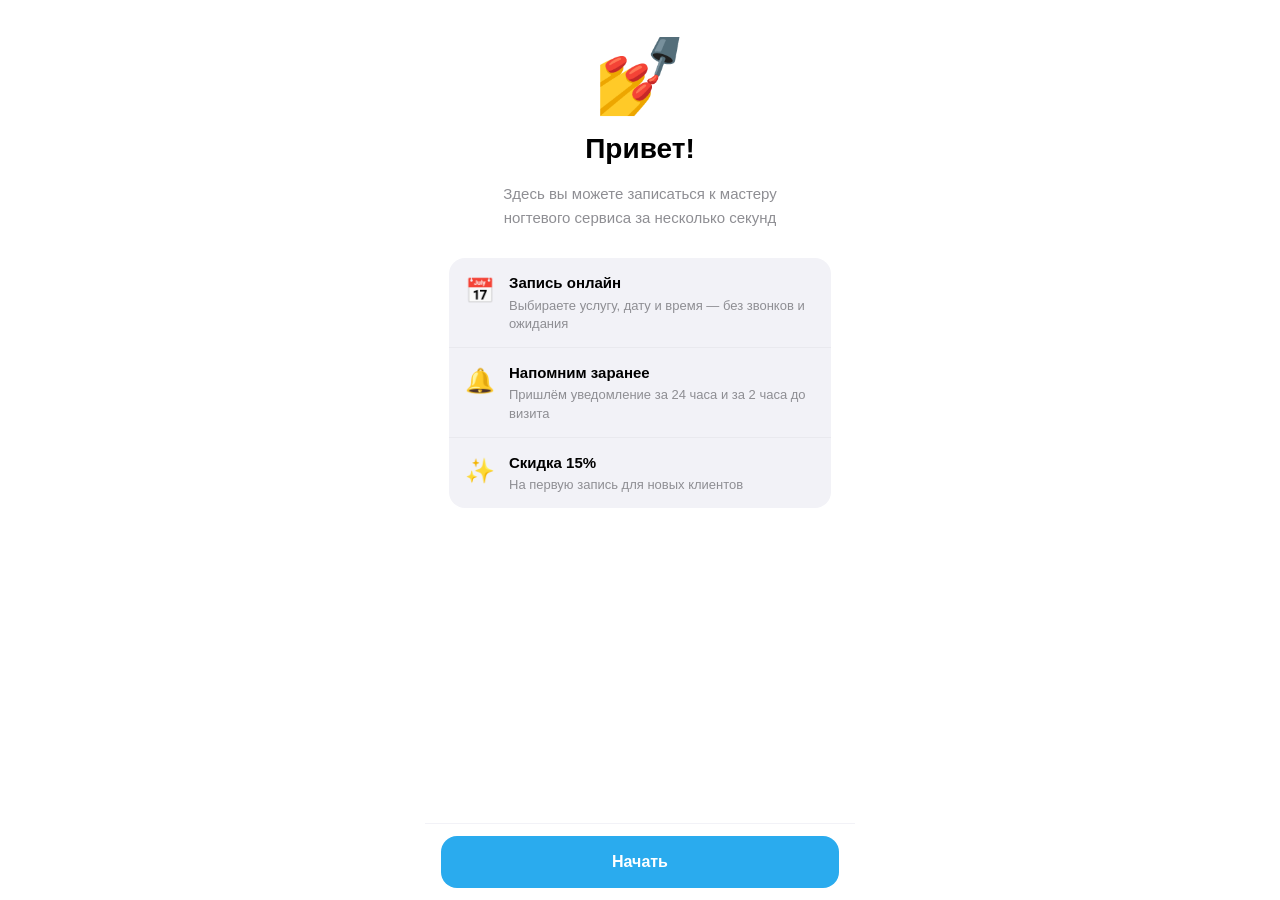
<file: beauty-mini-app/tg-app/index.html>
<!DOCTYPE html>
<html lang="ru">
<head>
  <meta charset="UTF-8">
  <!-- Отключаем масштабирование — приложение, не сайт -->
  <meta name="viewport" content="width=device-width, initial-scale=1.0, maximum-scale=1.0, user-scalable=no">
  <meta name="theme-color" content="#ffffff">
  <title>Запись к мастеру</title>

  <!-- Telegram WebApp SDK — обязательно первым скриптом -->
  <script src="https://telegram.org/js/telegram-web-app.js"></script>

  <link rel="stylesheet" href="css/styles.css">
</head>
<body>
  <!-- Корневой контейнер приложения -->
  <div id="app">
    <!-- Все экраны рендерятся сюда через app.js -->
    <div id="screen"></div>
  </div>

  <!-- Порядок важен: сначала данные, потом логика -->
  <script src="js/data.js"></script>
  <script src="js/app.js"></script>
</body>
</html>
</file>
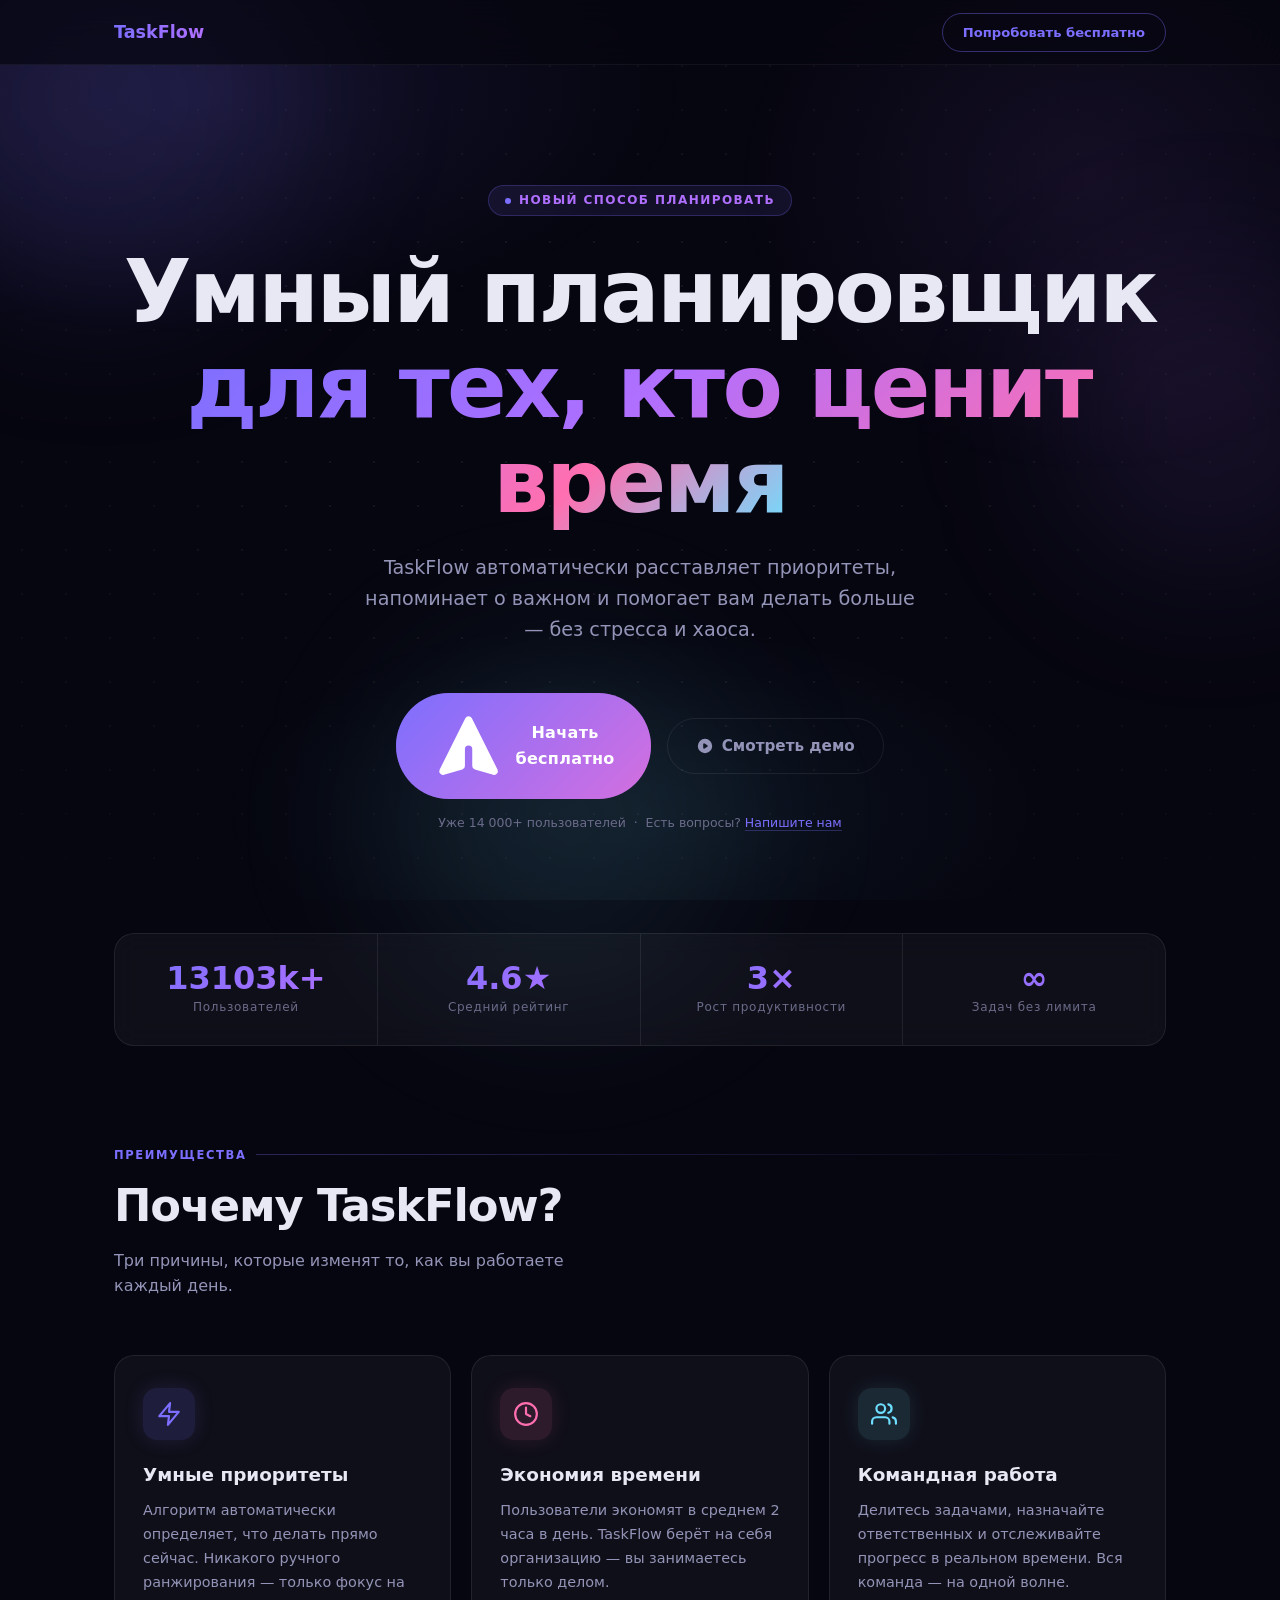
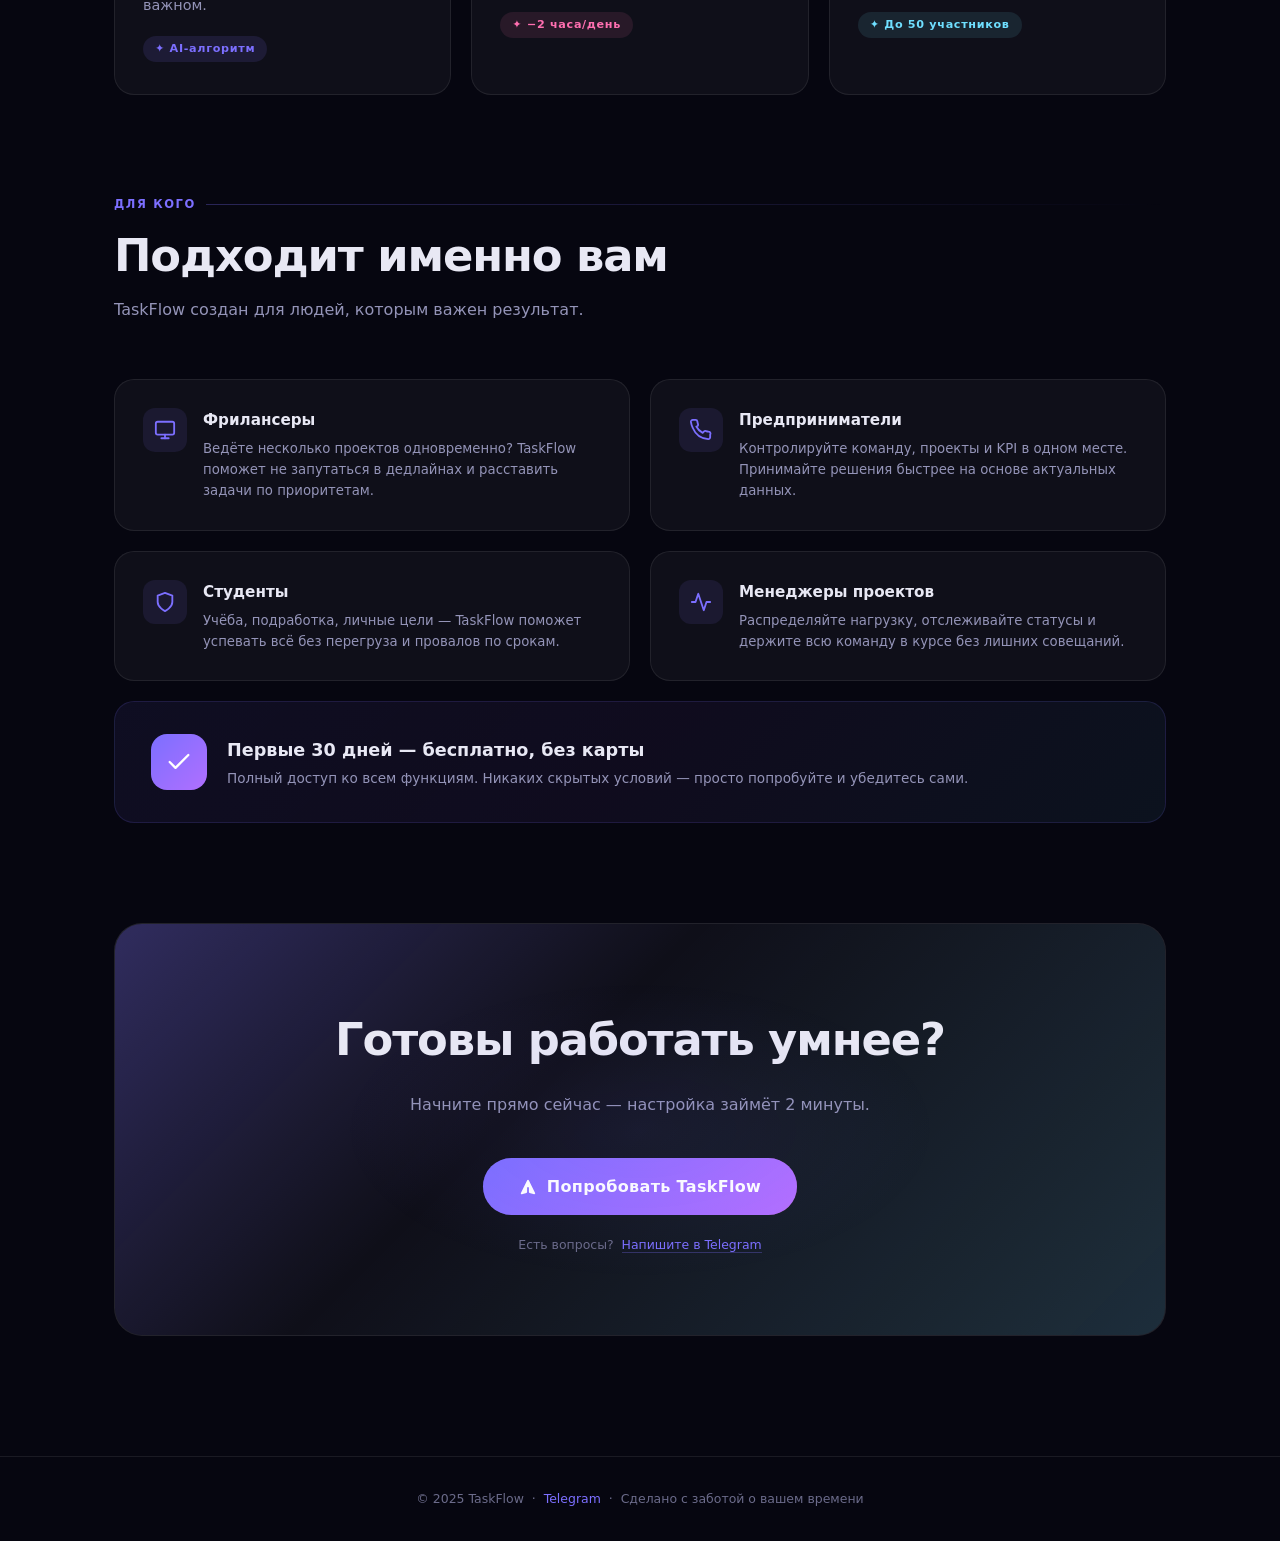
<file: landing.html>
<!DOCTYPE html>
<html lang="ru">
<head>
  <meta charset="UTF-8" />
  <meta name="viewport" content="width=device-width, initial-scale=1.0" />
  <title>TaskFlow — умный планировщик</title>
  <style>
    *, *::before, *::after { box-sizing: border-box; margin: 0; padding: 0; }

    :root {
      --bg0: #060610;
      --bg1: #0d0d1f;
      --bg2: #111128;
      --card: rgba(255,255,255,0.04);
      --card-border: rgba(255,255,255,0.08);
      --a1: #7c6fff;
      --a2: #b06fff;
      --a3: #ff6fb0;
      --a4: #6fdfff;
      --text: #e8e8f4;
      --muted: #6b6b8a;
      --muted2: #9494b8;
    }

    html { scroll-behavior: smooth; }

    body {
      background: var(--bg0);
      color: var(--text);
      font-family: 'Segoe UI', system-ui, -apple-system, sans-serif;
      min-height: 100vh;
      overflow-x: hidden;
      line-height: 1.6;
    }

    /* ── Background mesh ── */
    .bg-mesh {
      position: fixed;
      inset: 0;
      z-index: 0;
      pointer-events: none;
      background:
        radial-gradient(ellipse 70% 50% at 15% 10%, rgba(124,111,255,0.12) 0%, transparent 55%),
        radial-gradient(ellipse 50% 60% at 85% 20%, rgba(176,111,255,0.09) 0%, transparent 55%),
        radial-gradient(ellipse 60% 40% at 50% 90%, rgba(111,223,255,0.07) 0%, transparent 55%);
    }

    /* ── Grid dots ── */
    .bg-grid {
      position: fixed;
      inset: 0;
      z-index: 0;
      pointer-events: none;
      background-image:
        radial-gradient(circle, rgba(255,255,255,0.06) 1px, transparent 1px);
      background-size: 44px 44px;
      -webkit-mask-image: radial-gradient(ellipse 80% 80% at 50% 50%, black 30%, transparent 100%);
      mask-image: radial-gradient(ellipse 80% 80% at 50% 50%, black 30%, transparent 100%);
    }

    /* ── Floating orbs ── */
    .orb {
      position: fixed;
      border-radius: 50%;
      filter: blur(80px);
      pointer-events: none;
      z-index: 0;
      animation: orbFloat ease-in-out infinite alternate;
    }
    .orb1 { width: 400px; height: 400px; top: -100px; left: -100px; background: rgba(124,111,255,0.12); animation-duration: 9s; }
    .orb2 { width: 300px; height: 300px; top: 30%; right: -80px; background: rgba(176,111,255,0.1); animation-duration: 12s; animation-delay: -4s; }
    .orb3 { width: 350px; height: 350px; bottom: -100px; left: 30%; background: rgba(111,223,255,0.08); animation-duration: 10s; animation-delay: -6s; }
    @keyframes orbFloat {
      from { transform: translate(0, 0) scale(1); }
      to   { transform: translate(30px, 20px) scale(1.1); }
    }

    /* ── Layout ── */
    .wrap { position: relative; z-index: 1; max-width: 1100px; margin: 0 auto; padding: 0 24px; }

    /* ── Nav ── */
    nav {
      position: sticky;
      top: 0;
      z-index: 100;
      backdrop-filter: blur(16px);
      -webkit-backdrop-filter: blur(16px);
      background: rgba(6,6,16,0.7);
      border-bottom: 1px solid rgba(255,255,255,0.05);
    }
    .nav-inner {
      display: flex;
      align-items: center;
      justify-content: space-between;
      height: 64px;
      max-width: 1100px;
      margin: 0 auto;
      padding: 0 24px;
    }
    .nav-logo {
      font-size: 1.1rem;
      font-weight: 700;
      background: linear-gradient(90deg, var(--a1), var(--a2));
      -webkit-background-clip: text;
      -webkit-text-fill-color: transparent;
      background-clip: text;
    }
    .nav-cta {
      display: inline-flex;
      align-items: center;
      padding: 8px 20px;
      border-radius: 100px;
      border: 1px solid rgba(124,111,255,0.4);
      font-size: 0.82rem;
      font-weight: 600;
      color: var(--a1);
      text-decoration: none;
      transition: background 0.2s, color 0.2s, border-color 0.2s;
    }
    .nav-cta:hover { background: rgba(124,111,255,0.12); border-color: var(--a1); }

    /* ── Hero ── */
    .hero {
      padding: 120px 0 100px;
      text-align: center;
    }
    .hero-eyebrow {
      display: inline-flex;
      align-items: center;
      gap: 8px;
      padding: 5px 16px;
      border-radius: 100px;
      background: rgba(124,111,255,0.1);
      border: 1px solid rgba(124,111,255,0.25);
      font-size: 0.75rem;
      font-weight: 600;
      letter-spacing: 0.12em;
      text-transform: uppercase;
      color: var(--a2);
      margin-bottom: 28px;
      animation: fadeUp 0.7s 0.1s both;
    }
    .eyebrow-dot {
      width: 6px; height: 6px;
      border-radius: 50%;
      background: var(--a1);
      animation: pulse 2s ease-in-out infinite;
    }
    @keyframes pulse {
      0%,100% { opacity:1; transform: scale(1); }
      50%      { opacity:0.4; transform: scale(0.6); }
    }

    .hero-title {
      font-size: clamp(2.6rem, 7vw, 5.5rem);
      font-weight: 800;
      line-height: 1.08;
      letter-spacing: -0.03em;
      margin-bottom: 24px;
      animation: fadeUp 0.7s 0.2s both;
    }
    .hero-title .plain { color: var(--text); }
    .hero-title .grad {
      background: linear-gradient(135deg, var(--a1) 0%, var(--a2) 40%, var(--a3) 80%, var(--a4) 100%);
      -webkit-background-clip: text;
      -webkit-text-fill-color: transparent;
      background-clip: text;
    }

    .hero-sub {
      max-width: 560px;
      margin: 0 auto 48px;
      font-size: clamp(1rem, 2.5vw, 1.2rem);
      color: var(--muted2);
      animation: fadeUp 0.7s 0.3s both;
    }

    .hero-actions {
      display: flex;
      align-items: center;
      justify-content: center;
      flex-wrap: wrap;
      gap: 16px;
      animation: fadeUp 0.7s 0.4s both;
    }

    /* ── CTA Button ── */
    .btn-cta {
      position: relative;
      display: inline-flex;
      align-items: center;
      gap: 10px;
      padding: 16px 36px;
      border-radius: 100px;
      font-size: 1rem;
      font-weight: 700;
      letter-spacing: 0.02em;
      text-decoration: none;
      color: #fff;
      background: linear-gradient(135deg, var(--a1), var(--a2), var(--a3));
      background-size: 200%;
      animation: gradMove 4s ease infinite, fadeUp 0.7s 0.4s both;
      box-shadow: 0 0 0 0 rgba(124,111,255,0.5);
      transition: transform 0.2s, box-shadow 0.2s;
      overflow: hidden;
      border: none;
      cursor: pointer;
    }
    @keyframes gradMove {
      0%,100% { background-position: 0% 50%; }
      50%      { background-position: 100% 50%; }
    }
    /* Pulse ring */
    .btn-cta::before {
      content: '';
      position: absolute;
      inset: -4px;
      border-radius: 100px;
      background: linear-gradient(135deg, var(--a1), var(--a3));
      opacity: 0.4;
      animation: ringPulse 2.2s ease-out infinite;
      z-index: -1;
    }
    @keyframes ringPulse {
      0%   { transform: scale(1); opacity: 0.4; }
      70%  { transform: scale(1.15); opacity: 0; }
      100% { transform: scale(1.15); opacity: 0; }
    }
    /* Shimmer */
    .btn-cta::after {
      content: '';
      position: absolute;
      top: 0; left: -100%;
      width: 60%; height: 100%;
      background: linear-gradient(90deg, transparent, rgba(255,255,255,0.2), transparent);
      transition: left 0.5s;
    }
    .btn-cta:hover { transform: translateY(-3px); box-shadow: 0 12px 40px rgba(124,111,255,0.4); }
    .btn-cta:hover::after { left: 150%; }
    .btn-cta:active { transform: translateY(0); }

    .btn-ghost {
      display: inline-flex;
      align-items: center;
      gap: 8px;
      padding: 15px 28px;
      border-radius: 100px;
      font-size: 0.95rem;
      font-weight: 600;
      color: var(--muted2);
      text-decoration: none;
      border: 1px solid var(--card-border);
      transition: color 0.2s, border-color 0.2s, background 0.2s;
    }
    .btn-ghost:hover { color: var(--text); border-color: rgba(255,255,255,0.2); background: rgba(255,255,255,0.04); }

    .cta-sub {
      margin-top: 14px;
      font-size: 0.78rem;
      color: var(--muted);
      animation: fadeUp 0.7s 0.5s both;
    }
    .cta-sub a {
      color: var(--a1);
      text-decoration: none;
      border-bottom: 1px solid rgba(124,111,255,0.3);
      transition: color 0.2s, border-color 0.2s;
    }
    .cta-sub a:hover { color: var(--a2); border-color: var(--a2); }

    /* ── Metrics strip ── */
    .metrics {
      display: flex;
      justify-content: center;
      gap: 0;
      flex-wrap: wrap;
      border: 1px solid var(--card-border);
      border-radius: 20px;
      background: var(--card);
      backdrop-filter: blur(12px);
      overflow: hidden;
      margin-bottom: 100px;
      animation: fadeUp 0.7s 0.5s both;
    }
    .metric {
      flex: 1;
      min-width: 140px;
      padding: 28px 24px;
      text-align: center;
      border-right: 1px solid var(--card-border);
    }
    .metric:last-child { border-right: none; }
    .metric-num {
      font-size: 2rem;
      font-weight: 800;
      background: linear-gradient(135deg, var(--a1), var(--a2));
      -webkit-background-clip: text;
      -webkit-text-fill-color: transparent;
      background-clip: text;
      line-height: 1;
      margin-bottom: 4px;
    }
    .metric-label { font-size: 0.75rem; color: var(--muted); letter-spacing: 0.06em; }

    /* ── Section label ── */
    .section-eyebrow {
      display: flex;
      align-items: center;
      gap: 10px;
      font-size: 0.72rem;
      font-weight: 700;
      letter-spacing: 0.14em;
      text-transform: uppercase;
      color: var(--a1);
      margin-bottom: 16px;
    }
    .section-eyebrow::after {
      content: '';
      flex: 1;
      height: 1px;
      background: linear-gradient(90deg, rgba(124,111,255,0.3), transparent);
    }

    .section-title {
      font-size: clamp(1.8rem, 4vw, 2.8rem);
      font-weight: 800;
      letter-spacing: -0.025em;
      line-height: 1.15;
      margin-bottom: 16px;
    }
    .section-sub {
      font-size: 1rem;
      color: var(--muted2);
      max-width: 480px;
      margin-bottom: 56px;
    }

    /* ── Features ── */
    .features { padding-bottom: 100px; }
    .cards {
      display: grid;
      grid-template-columns: repeat(auto-fit, minmax(290px, 1fr));
      gap: 20px;
    }
    .card {
      position: relative;
      background: var(--card);
      border: 1px solid var(--card-border);
      border-radius: 20px;
      padding: 32px 28px;
      overflow: hidden;
      transition: transform 0.3s, border-color 0.3s, box-shadow 0.3s;
      cursor: default;
    }
    .card::before {
      content: '';
      position: absolute;
      inset: 0;
      background: linear-gradient(135deg, rgba(124,111,255,0.07) 0%, transparent 60%);
      opacity: 0;
      transition: opacity 0.3s;
    }
    .card:hover { transform: translateY(-6px); border-color: rgba(124,111,255,0.3); box-shadow: 0 20px 60px rgba(0,0,0,0.4), 0 0 0 1px rgba(124,111,255,0.1); }
    .card:hover::before { opacity: 1; }

    .card-icon {
      width: 52px; height: 52px;
      border-radius: 14px;
      display: flex;
      align-items: center;
      justify-content: center;
      margin-bottom: 20px;
      position: relative;
    }
    .card-icon svg { width: 26px; height: 26px; position: relative; z-index: 1; }

    .card-icon.purple { background: rgba(124,111,255,0.15); color: var(--a1); box-shadow: 0 0 20px rgba(124,111,255,0.15); }
    .card-icon.pink   { background: rgba(255,111,176,0.12); color: var(--a3); box-shadow: 0 0 20px rgba(255,111,176,0.12); }
    .card-icon.cyan   { background: rgba(111,223,255,0.12); color: var(--a4); box-shadow: 0 0 20px rgba(111,223,255,0.12); }

    .card-title {
      font-size: 1.15rem;
      font-weight: 700;
      margin-bottom: 10px;
      color: var(--text);
    }
    .card-body { font-size: 0.9rem; color: var(--muted2); line-height: 1.65; }
    .card-tag {
      display: inline-flex;
      align-items: center;
      gap: 5px;
      margin-top: 18px;
      padding: 4px 12px;
      border-radius: 100px;
      font-size: 0.7rem;
      font-weight: 600;
      letter-spacing: 0.06em;
    }
    .card-tag.purple { background: rgba(124,111,255,0.12); color: var(--a1); }
    .card-tag.pink   { background: rgba(255,111,176,0.1);  color: var(--a3); }
    .card-tag.cyan   { background: rgba(111,223,255,0.1);  color: var(--a4); }

    /* ── Audience ── */
    .audience { padding-bottom: 100px; }
    .audience-grid {
      display: grid;
      grid-template-columns: 1fr 1fr;
      gap: 20px;
    }
    .audience-card {
      background: var(--card);
      border: 1px solid var(--card-border);
      border-radius: 20px;
      padding: 28px;
      display: flex;
      gap: 16px;
      align-items: flex-start;
      transition: border-color 0.25s, transform 0.25s;
    }
    .audience-card:hover { border-color: rgba(124,111,255,0.2); transform: translateY(-3px); }
    .audience-icon {
      flex-shrink: 0;
      width: 44px; height: 44px;
      border-radius: 12px;
      background: rgba(124,111,255,0.1);
      display: flex; align-items: center; justify-content: center;
      color: var(--a1);
    }
    .audience-icon svg { width: 22px; height: 22px; }
    .audience-title { font-size: 0.95rem; font-weight: 700; margin-bottom: 6px; }
    .audience-body  { font-size: 0.83rem; color: var(--muted2); line-height: 1.6; }

    .benefit-strip {
      background: linear-gradient(135deg, rgba(124,111,255,0.08) 0%, rgba(176,111,255,0.06) 50%, rgba(111,223,255,0.06) 100%);
      border: 1px solid rgba(124,111,255,0.15);
      border-radius: 20px;
      padding: 32px 36px;
      margin-top: 20px;
      display: flex;
      align-items: center;
      gap: 20px;
      flex-wrap: wrap;
    }
    .benefit-icon-wrap {
      flex-shrink: 0;
      width: 56px; height: 56px;
      border-radius: 16px;
      background: linear-gradient(135deg, var(--a1), var(--a2));
      display: flex; align-items: center; justify-content: center;
      color: #fff;
    }
    .benefit-icon-wrap svg { width: 28px; height: 28px; }
    .benefit-text-title { font-size: 1.1rem; font-weight: 700; margin-bottom: 4px; }
    .benefit-text-sub   { font-size: 0.85rem; color: var(--muted2); }

    /* ── Final CTA ── */
    .final-cta {
      padding-bottom: 120px;
      text-align: center;
    }
    .final-cta-box {
      position: relative;
      background: var(--card);
      border: 1px solid var(--card-border);
      border-radius: 28px;
      padding: 80px 48px;
      overflow: hidden;
    }
    .final-cta-box::before {
      content: '';
      position: absolute;
      inset: -1px;
      border-radius: 28px;
      background: linear-gradient(135deg, rgba(124,111,255,0.3), transparent 40%, rgba(111,223,255,0.15));
      z-index: -1;
    }
    .final-cta-box::after {
      content: '';
      position: absolute;
      top: 50%; left: 50%;
      transform: translate(-50%,-50%);
      width: 600px; height: 300px;
      background: radial-gradient(ellipse, rgba(124,111,255,0.08) 0%, transparent 70%);
      pointer-events: none;
    }
    .final-title {
      font-size: clamp(1.8rem, 4vw, 2.8rem);
      font-weight: 800;
      letter-spacing: -0.025em;
      margin-bottom: 16px;
    }
    .final-sub { font-size: 1rem; color: var(--muted2); margin-bottom: 40px; }

    /* ── Footer ── */
    footer {
      border-top: 1px solid var(--card-border);
      padding: 32px 0;
      text-align: center;
      font-size: 0.78rem;
      color: var(--muted);
    }
    footer a { color: var(--a1); text-decoration: none; }
    footer a:hover { color: var(--a2); }

    /* ── Animations ── */
    @keyframes fadeUp {
      from { opacity: 0; transform: translateY(24px); }
      to   { opacity: 1; transform: translateY(0); }
    }
    .reveal { opacity: 0; transform: translateY(28px); transition: opacity 0.65s ease, transform 0.65s ease; }
    .reveal.visible { opacity: 1; transform: translateY(0); }
    .reveal-d1 { transition-delay: 0.05s; }
    .reveal-d2 { transition-delay: 0.15s; }
    .reveal-d3 { transition-delay: 0.25s; }

    /* ── Responsive ── */
    @media (max-width: 700px) {
      .hero { padding: 80px 0 72px; }
      .audience-grid { grid-template-columns: 1fr; }
      .metrics { flex-direction: column; }
      .metric { border-right: none; border-bottom: 1px solid var(--card-border); }
      .metric:last-child { border-bottom: none; }
      .final-cta-box { padding: 48px 24px; }
      .benefit-strip { flex-direction: column; text-align: center; }
    }
    @media (max-width: 420px) {
      .hero-actions { flex-direction: column; align-items: stretch; }
      .btn-cta, .btn-ghost { justify-content: center; }
    }
  </style>
</head>
<body>

<div class="bg-mesh"></div>
<div class="bg-grid"></div>
<div class="orb orb1"></div>
<div class="orb orb2"></div>
<div class="orb orb3"></div>

<!-- ── Nav ── -->
<nav>
  <div class="nav-inner">
    <div class="nav-logo">TaskFlow</div>
    <a href="#get-started" class="nav-cta">Попробовать бесплатно</a>
  </div>
</nav>

<!-- ── Hero ── -->
<section class="hero">
  <div class="wrap">
    <div class="hero-eyebrow">
      <span class="eyebrow-dot"></span>
      Новый способ планировать
    </div>

    <h1 class="hero-title">
      <span class="plain">Умный планировщик</span><br/>
      <span class="grad">для тех, кто ценит время</span>
    </h1>

    <p class="hero-sub">
      TaskFlow автоматически расставляет приоритеты, напоминает о важном и помогает вам делать больше — без стресса и хаоса.
    </p>

    <div class="hero-actions">
      <a href="#get-started" class="btn-cta" id="get-started">
        <svg viewBox="0 0 20 20" fill="currentColor"><path d="M10.894 2.553a1 1 0 00-1.788 0l-7 14a1 1 0 001.169 1.409l5-1.429A1 1 0 009 15.571V11a1 1 0 112 0v4.571a1 1 0 00.725.962l5 1.428a1 1 0 001.17-1.408l-7-14z"/></svg>
        Начать бесплатно
      </a>
      <a href="#features" class="btn-ghost">
        <svg viewBox="0 0 20 20" fill="currentColor" style="width:18px;height:18px"><path fill-rule="evenodd" d="M10 18a8 8 0 100-16 8 8 0 000 16zM9.555 7.168A1 1 0 008 8v4a1 1 0 001.555.832l3-2a1 1 0 000-1.664l-3-2z" clip-rule="evenodd"/></svg>
        Смотреть демо
      </a>
    </div>

    <p class="cta-sub">
      Уже 14 000+ пользователей &nbsp;·&nbsp; Есть вопросы? <a href="https://t.me/nestas85">Напишите нам</a>
    </p>
  </div>
</section>

<!-- ── Metrics ── -->
<div class="wrap">
  <div class="metrics reveal">
    <div class="metric">
      <div class="metric-num">14k+</div>
      <div class="metric-label">Пользователей</div>
    </div>
    <div class="metric">
      <div class="metric-num">4.9★</div>
      <div class="metric-label">Средний рейтинг</div>
    </div>
    <div class="metric">
      <div class="metric-num">3×</div>
      <div class="metric-label">Рост продуктивности</div>
    </div>
    <div class="metric">
      <div class="metric-num">∞</div>
      <div class="metric-label">Задач без лимита</div>
    </div>
  </div>
</div>

<!-- ── Features ── -->
<section class="features" id="features">
  <div class="wrap">
    <div class="section-eyebrow reveal">Преимущества</div>
    <h2 class="section-title reveal">Почему TaskFlow?</h2>
    <p class="section-sub reveal">Три причины, которые изменят то, как вы работаете каждый день.</p>

    <div class="cards">
      <!-- Card 1 -->
      <div class="card reveal reveal-d1">
        <div class="card-icon purple">
          <svg viewBox="0 0 24 24" fill="none" stroke="currentColor" stroke-width="2" stroke-linecap="round" stroke-linejoin="round">
            <path d="M13 2L3 14h9l-1 8 10-12h-9l1-8z"/>
          </svg>
        </div>
        <div class="card-title">Умные приоритеты</div>
        <div class="card-body">
          Алгоритм автоматически определяет, что делать прямо сейчас. Никакого ручного ранжирования — только фокус на важном.
        </div>
        <div class="card-tag purple">✦ AI-алгоритм</div>
      </div>

      <!-- Card 2 -->
      <div class="card reveal reveal-d2">
        <div class="card-icon pink">
          <svg viewBox="0 0 24 24" fill="none" stroke="currentColor" stroke-width="2" stroke-linecap="round" stroke-linejoin="round">
            <circle cx="12" cy="12" r="10"/>
            <polyline points="12 6 12 12 16 14"/>
          </svg>
        </div>
        <div class="card-title">Экономия времени</div>
        <div class="card-body">
          Пользователи экономят в среднем 2 часа в день. TaskFlow берёт на себя организацию — вы занимаетесь только делом.
        </div>
        <div class="card-tag pink">✦ −2 часа/день</div>
      </div>

      <!-- Card 3 -->
      <div class="card reveal reveal-d3">
        <div class="card-icon cyan">
          <svg viewBox="0 0 24 24" fill="none" stroke="currentColor" stroke-width="2" stroke-linecap="round" stroke-linejoin="round">
            <path d="M17 21v-2a4 4 0 00-4-4H5a4 4 0 00-4 4v2"/>
            <circle cx="9" cy="7" r="4"/>
            <path d="M23 21v-2a4 4 0 00-3-3.87"/>
            <path d="M16 3.13a4 4 0 010 7.75"/>
          </svg>
        </div>
        <div class="card-title">Командная работа</div>
        <div class="card-body">
          Делитесь задачами, назначайте ответственных и отслеживайте прогресс в реальном времени. Вся команда — на одной волне.
        </div>
        <div class="card-tag cyan">✦ До 50 участников</div>
      </div>
    </div>
  </div>
</section>

<!-- ── Audience ── -->
<section class="audience">
  <div class="wrap">
    <div class="section-eyebrow reveal">Для кого</div>
    <h2 class="section-title reveal">Подходит именно вам</h2>
    <p class="section-sub reveal">TaskFlow создан для людей, которым важен результат.</p>

    <div class="audience-grid">
      <div class="audience-card reveal reveal-d1">
        <div class="audience-icon">
          <svg viewBox="0 0 24 24" fill="none" stroke="currentColor" stroke-width="2" stroke-linecap="round" stroke-linejoin="round">
            <rect x="2" y="3" width="20" height="14" rx="2"/>
            <line x1="8" y1="21" x2="16" y2="21"/>
            <line x1="12" y1="17" x2="12" y2="21"/>
          </svg>
        </div>
        <div>
          <div class="audience-title">Фрилансеры</div>
          <div class="audience-body">Ведёте несколько проектов одновременно? TaskFlow поможет не запутаться в дедлайнах и расставить задачи по приоритетам.</div>
        </div>
      </div>

      <div class="audience-card reveal reveal-d2">
        <div class="audience-icon">
          <svg viewBox="0 0 24 24" fill="none" stroke="currentColor" stroke-width="2" stroke-linecap="round" stroke-linejoin="round">
            <path d="M22 16.92v3a2 2 0 01-2.18 2A19.79 19.79 0 013.07 9.81 19.79 19.79 0 011 3.18 2 2 0 012.96 1h3.05a2 2 0 012 1.72c.127.96.361 1.903.7 2.81a2 2 0 01-.45 2.11L6.91 8.17a16 16 0 006.92 6.92l1.53-1.53a2 2 0 012.11-.45c.907.34 1.85.574 2.81.7A2 2 0 0122 16.92z"/>
          </svg>
        </div>
        <div>
          <div class="audience-title">Предприниматели</div>
          <div class="audience-body">Контролируйте команду, проекты и KPI в одном месте. Принимайте решения быстрее на основе актуальных данных.</div>
        </div>
      </div>

      <div class="audience-card reveal reveal-d1">
        <div class="audience-icon">
          <svg viewBox="0 0 24 24" fill="none" stroke="currentColor" stroke-width="2" stroke-linecap="round" stroke-linejoin="round">
            <path d="M12 22s8-4 8-10V5l-8-3-8 3v7c0 6 8 10 8 10z"/>
          </svg>
        </div>
        <div>
          <div class="audience-title">Студенты</div>
          <div class="audience-body">Учёба, подработка, личные цели — TaskFlow поможет успевать всё без перегруза и провалов по срокам.</div>
        </div>
      </div>

      <div class="audience-card reveal reveal-d2">
        <div class="audience-icon">
          <svg viewBox="0 0 24 24" fill="none" stroke="currentColor" stroke-width="2" stroke-linecap="round" stroke-linejoin="round">
            <polyline points="22 12 18 12 15 21 9 3 6 12 2 12"/>
          </svg>
        </div>
        <div>
          <div class="audience-title">Менеджеры проектов</div>
          <div class="audience-body">Распределяйте нагрузку, отслеживайте статусы и держите всю команду в курсе без лишних совещаний.</div>
        </div>
      </div>
    </div>

    <!-- Benefit strip -->
    <div class="benefit-strip reveal">
      <div class="benefit-icon-wrap">
        <svg viewBox="0 0 24 24" fill="none" stroke="currentColor" stroke-width="2" stroke-linecap="round" stroke-linejoin="round">
          <polyline points="20 6 9 17 4 12"/>
        </svg>
      </div>
      <div>
        <div class="benefit-text-title">Первые 30 дней — бесплатно, без карты</div>
        <div class="benefit-text-sub">Полный доступ ко всем функциям. Никаких скрытых условий — просто попробуйте и убедитесь сами.</div>
      </div>
    </div>
  </div>
</section>

<!-- ── Final CTA ── -->
<section class="final-cta">
  <div class="wrap">
    <div class="final-cta-box reveal">
      <h2 class="final-title">Готовы работать умнее?</h2>
      <p class="final-sub">Начните прямо сейчас — настройка займёт 2 минуты.</p>
      <div style="display:flex; justify-content:center; flex-wrap:wrap; gap:14px;">
        <a href="#get-started" class="btn-cta" style="animation: gradMove 4s ease infinite;">
          <svg viewBox="0 0 20 20" fill="currentColor" style="width:18px;height:18px"><path d="M10.894 2.553a1 1 0 00-1.788 0l-7 14a1 1 0 001.169 1.409l5-1.429A1 1 0 009 15.571V11a1 1 0 112 0v4.571a1 1 0 00.725.962l5 1.428a1 1 0 001.17-1.408l-7-14z"/></svg>
          Попробовать TaskFlow
        </a>
      </div>
      <p class="cta-sub" style="margin-top:20px;">
        Есть вопросы? &nbsp;<a href="https://t.me/nestas85">Напишите в Telegram</a>
      </p>
    </div>
  </div>
</section>

<!-- ── Footer ── -->
<footer>
  <div class="wrap">
    © 2025 TaskFlow &nbsp;·&nbsp;
    <a href="https://t.me/nestas85">Telegram</a> &nbsp;·&nbsp;
    Сделано с заботой о вашем времени
  </div>
</footer>

<script>
  // Scroll reveal
  const revealEls = document.querySelectorAll('.reveal');
  const io = new IntersectionObserver((entries) => {
    entries.forEach(e => { if (e.isIntersecting) { e.target.classList.add('visible'); io.unobserve(e.target); } });
  }, { threshold: 0.12 });
  revealEls.forEach(el => io.observe(el));

  // Smooth anchor scroll
  document.querySelectorAll('a[href^="#"]').forEach(a => {
    a.addEventListener('click', e => {
      const id = a.getAttribute('href').slice(1);
      const el = document.getElementById(id);
      if (el) { e.preventDefault(); el.scrollIntoView({ behavior: 'smooth', block: 'start' }); }
    });
  });

  // Counter animation for metrics
  function animateCounter(el, target, suffix = '') {
    const isFloat = target % 1 !== 0;
    let start = 0, duration = 1800;
    const startTime = performance.now();
    const step = (now) => {
      const p = Math.min((now - startTime) / duration, 1);
      const ease = 1 - Math.pow(1 - p, 3);
      const val = isFloat ? (start + (target - start) * ease).toFixed(1) : Math.round(start + (target - start) * ease);
      el.textContent = val + suffix;
      if (p < 1) requestAnimationFrame(step);
    };
    requestAnimationFrame(step);
  }

  const metricObserver = new IntersectionObserver((entries) => {
    entries.forEach(e => {
      if (e.isIntersecting) {
        const nums = e.target.querySelectorAll('.metric-num');
        const data = [14000, 4.9, 3, 99];
        const suf  = ['k+', '★', '×', '%'];
        const disp = ['14k+', '4.9★', '3×', '∞'];
        nums.forEach((n, i) => {
          if (i === 3) { n.textContent = '∞'; return; }
          animateCounter(n, data[i], suf[i]);
        });
        metricObserver.unobserve(e.target);
      }
    });
  }, { threshold: 0.3 });
  document.querySelectorAll('.metrics').forEach(m => metricObserver.observe(m));
</script>
</body>
</html>
</file>
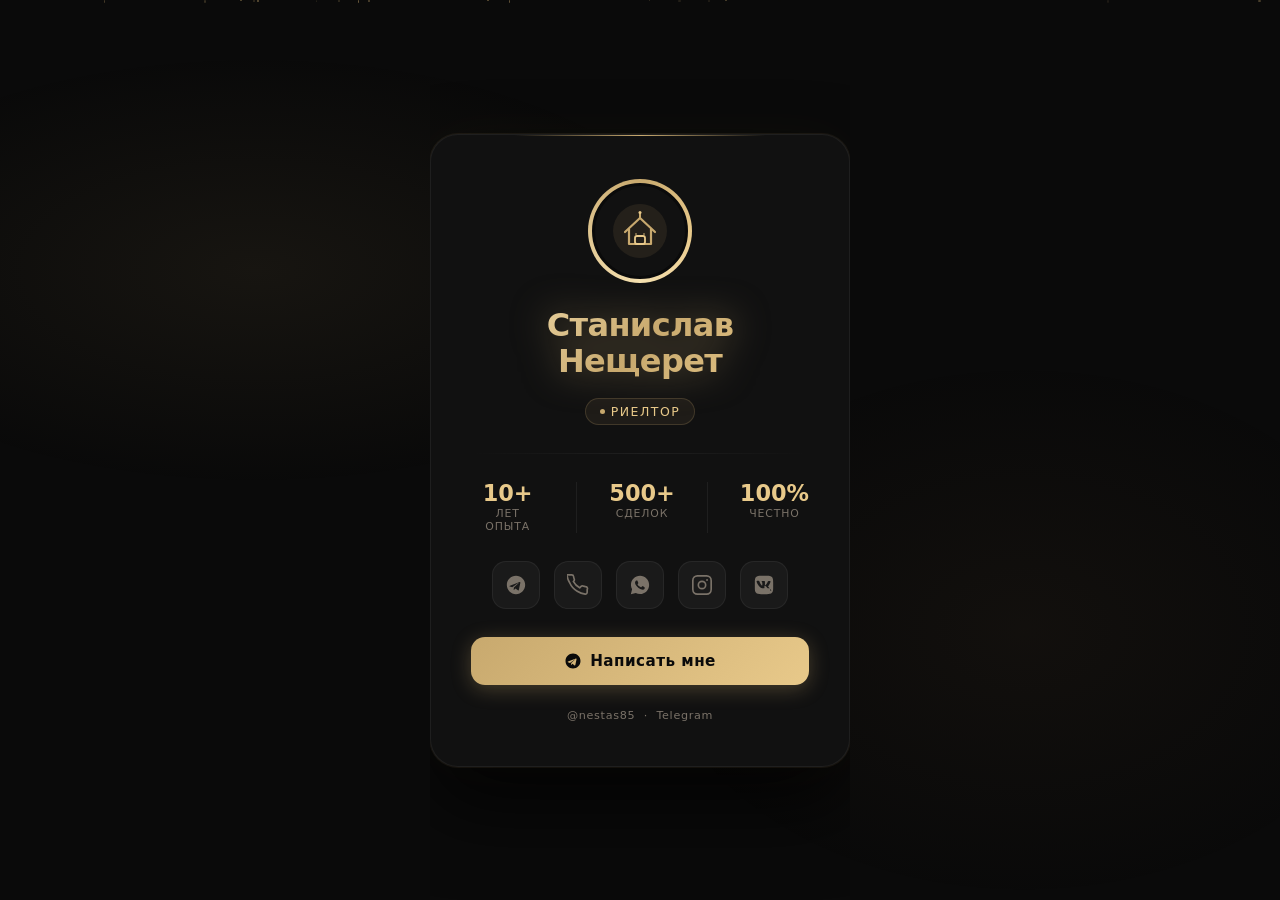
<file: vizitka.html>
<!DOCTYPE html>
<html lang="ru">
<head>
  <meta charset="UTF-8" />
  <meta name="viewport" content="width=device-width, initial-scale=1.0" />
  <title>Станислав Нещерет — Риелтор</title>
  <style>
    *, *::before, *::after { box-sizing: border-box; margin: 0; padding: 0; }

    :root {
      --bg: #0a0a0a;
      --card: #111111;
      --border: rgba(255,255,255,0.06);
      --accent1: #c8a96e;
      --accent2: #e8c98a;
      --accent3: #f5e0b0;
      --text: #e8e0d4;
      --muted: #7a7268;
      --glow: rgba(200,169,110,0.35);
    }

    html, body {
      height: 100%;
      background: var(--bg);
      color: var(--text);
      font-family: 'Segoe UI', system-ui, -apple-system, sans-serif;
      display: flex;
      align-items: center;
      justify-content: center;
      min-height: 100vh;
      overflow-x: hidden;
    }

    /* Animated background */
    body::before {
      content: '';
      position: fixed;
      inset: 0;
      background:
        radial-gradient(ellipse 60% 40% at 20% 30%, rgba(200,169,110,0.07) 0%, transparent 60%),
        radial-gradient(ellipse 50% 50% at 80% 70%, rgba(180,130,80,0.05) 0%, transparent 60%);
      pointer-events: none;
      z-index: 0;
    }

    /* Floating particles */
    .particles {
      position: fixed;
      inset: 0;
      pointer-events: none;
      z-index: 0;
      overflow: hidden;
    }
    .particle {
      position: absolute;
      width: 2px;
      height: 2px;
      border-radius: 50%;
      background: var(--accent1);
      opacity: 0;
      animation: float linear infinite;
    }
    @keyframes float {
      0%   { transform: translateY(100vh) scale(0); opacity: 0; }
      10%  { opacity: 0.6; }
      90%  { opacity: 0.2; }
      100% { transform: translateY(-10vh) scale(1.5); opacity: 0; }
    }

    /* Card */
    .card {
      position: relative;
      z-index: 1;
      width: min(420px, 92vw);
      background: var(--card);
      border: 1px solid var(--border);
      border-radius: 28px;
      padding: 48px 40px 44px;
      text-align: center;
      box-shadow:
        0 0 0 1px rgba(200,169,110,0.08),
        0 40px 80px rgba(0,0,0,0.7),
        0 0 60px rgba(200,169,110,0.04);
      animation: cardIn 0.8s cubic-bezier(0.16,1,0.3,1) both;
    }
    @keyframes cardIn {
      from { opacity: 0; transform: translateY(32px) scale(0.96); }
      to   { opacity: 1; transform: translateY(0) scale(1); }
    }

    /* Top accent line */
    .card::before {
      content: '';
      position: absolute;
      top: 0; left: 50%;
      transform: translateX(-50%);
      width: 60%;
      height: 1px;
      background: linear-gradient(90deg, transparent, var(--accent1), transparent);
    }

    /* Avatar */
    .avatar-wrap {
      position: relative;
      display: inline-flex;
      margin-bottom: 28px;
    }
    .avatar-ring {
      position: absolute;
      inset: -4px;
      border-radius: 50%;
      background: conic-gradient(
        var(--accent1) 0deg,
        var(--accent2) 90deg,
        var(--accent3) 180deg,
        var(--accent1) 360deg
      );
      animation: spin 6s linear infinite;
      z-index: 0;
    }
    @keyframes spin { to { transform: rotate(360deg); } }
    .avatar-inner {
      position: relative;
      z-index: 1;
      width: 96px;
      height: 96px;
      border-radius: 50%;
      background: var(--card);
      display: flex;
      align-items: center;
      justify-content: center;
      border: 3px solid var(--bg);
    }
    .avatar-inner svg {
      width: 54px;
      height: 54px;
    }

    /* Name */
    .name {
      font-size: clamp(1.65rem, 5vw, 2rem);
      font-weight: 700;
      letter-spacing: -0.02em;
      line-height: 1.15;
      background: linear-gradient(135deg, var(--accent3) 0%, var(--accent1) 50%, var(--accent2) 100%);
      -webkit-background-clip: text;
      -webkit-text-fill-color: transparent;
      background-clip: text;
      text-shadow: none;
      filter: drop-shadow(0 0 18px rgba(200,169,110,0.5));
      animation: glow 3s ease-in-out infinite alternate;
      margin-bottom: 6px;
    }
    @keyframes glow {
      from { filter: drop-shadow(0 0 10px rgba(200,169,110,0.4)); }
      to   { filter: drop-shadow(0 0 26px rgba(200,169,110,0.75)); }
    }

    /* Specialization badge */
    .badge {
      display: inline-flex;
      align-items: center;
      gap: 6px;
      margin-top: 8px;
      padding: 5px 14px;
      background: rgba(200,169,110,0.08);
      border: 1px solid rgba(200,169,110,0.2);
      border-radius: 100px;
      font-size: 0.78rem;
      font-weight: 500;
      letter-spacing: 0.12em;
      text-transform: uppercase;
      color: var(--accent2);
    }
    .badge-dot {
      width: 5px; height: 5px;
      border-radius: 50%;
      background: var(--accent1);
      animation: pulse 2s ease-in-out infinite;
    }
    @keyframes pulse {
      0%, 100% { opacity: 1; transform: scale(1); }
      50%       { opacity: 0.5; transform: scale(0.7); }
    }

    /* Divider */
    .divider {
      width: 100%;
      height: 1px;
      background: linear-gradient(90deg, transparent, var(--border), transparent);
      margin: 28px 0;
    }

    /* Stats row */
    .stats {
      display: flex;
      justify-content: center;
      gap: 32px;
      margin-bottom: 28px;
    }
    .stat {
      display: flex;
      flex-direction: column;
      align-items: center;
      gap: 2px;
    }
    .stat-num {
      font-size: 1.4rem;
      font-weight: 700;
      color: var(--accent2);
      line-height: 1;
    }
    .stat-label {
      font-size: 0.68rem;
      letter-spacing: 0.08em;
      text-transform: uppercase;
      color: var(--muted);
    }

    /* Social icons */
    .socials {
      display: flex;
      justify-content: center;
      gap: 14px;
      margin-bottom: 28px;
    }
    .social-btn {
      position: relative;
      width: 48px;
      height: 48px;
      border-radius: 14px;
      background: rgba(255,255,255,0.04);
      border: 1px solid var(--border);
      display: flex;
      align-items: center;
      justify-content: center;
      cursor: pointer;
      text-decoration: none;
      color: var(--muted);
      transition: color 0.25s, background 0.25s, border-color 0.25s, transform 0.25s, box-shadow 0.25s;
      overflow: hidden;
    }
    .social-btn::before {
      content: '';
      position: absolute;
      inset: 0;
      background: linear-gradient(135deg, rgba(200,169,110,0.15), transparent);
      opacity: 0;
      transition: opacity 0.25s;
    }
    .social-btn:hover {
      color: var(--accent2);
      border-color: rgba(200,169,110,0.4);
      transform: translateY(-4px) scale(1.08);
      box-shadow: 0 8px 24px rgba(200,169,110,0.2);
    }
    .social-btn:hover::before { opacity: 1; }
    .social-btn svg { position: relative; z-index: 1; width: 22px; height: 22px; }

    /* CTA Button */
    .cta {
      position: relative;
      display: inline-flex;
      align-items: center;
      justify-content: center;
      gap: 8px;
      width: 100%;
      padding: 15px 24px;
      border: none;
      border-radius: 14px;
      font-size: 0.95rem;
      font-weight: 600;
      letter-spacing: 0.03em;
      cursor: pointer;
      text-decoration: none;
      color: #0a0a0a;
      background: linear-gradient(135deg, var(--accent1), var(--accent2), var(--accent3));
      background-size: 200% 200%;
      animation: gradientShift 4s ease infinite;
      box-shadow: 0 4px 20px rgba(200,169,110,0.3);
      transition: transform 0.2s, box-shadow 0.2s;
      overflow: hidden;
    }
    @keyframes gradientShift {
      0%   { background-position: 0% 50%; }
      50%  { background-position: 100% 50%; }
      100% { background-position: 0% 50%; }
    }
    .cta::after {
      content: '';
      position: absolute;
      top: 0; left: -100%;
      width: 60%;
      height: 100%;
      background: linear-gradient(90deg, transparent, rgba(255,255,255,0.25), transparent);
      transition: left 0.5s;
    }
    .cta:hover {
      transform: translateY(-2px);
      box-shadow: 0 8px 32px rgba(200,169,110,0.45);
    }
    .cta:hover::after { left: 150%; }
    .cta:active { transform: translateY(0); }
    .cta svg { width: 18px; height: 18px; flex-shrink: 0; }

    /* Footer */
    .footer {
      margin-top: 24px;
      font-size: 0.7rem;
      color: var(--muted);
      letter-spacing: 0.06em;
    }
    .footer a {
      color: rgba(200,169,110,0.5);
      text-decoration: none;
      transition: color 0.2s;
    }
    .footer a:hover { color: var(--accent1); }

    @media (max-width: 420px) {
      .card { padding: 36px 24px 32px; }
      .stats { gap: 20px; }
    }
  </style>
</head>
<body>

<!-- Particles -->
<div class="particles" id="particles"></div>

<div class="card">

  <!-- Spinning gradient avatar -->
  <div class="avatar-wrap">
    <div class="avatar-ring"></div>
    <div class="avatar-inner">
      <svg viewBox="0 0 54 54" fill="none" xmlns="http://www.w3.org/2000/svg">
        <!-- House icon representing realtor -->
        <circle cx="27" cy="27" r="27" fill="rgba(200,169,110,0.1)"/>
        <path d="M12 28L27 14L42 28" stroke="#c8a96e" stroke-width="2.2" stroke-linecap="round" stroke-linejoin="round"/>
        <path d="M16 25V40H38V25" stroke="#c8a96e" stroke-width="2.2" stroke-linecap="round" stroke-linejoin="round"/>
        <rect x="22" y="32" width="10" height="8" rx="2" stroke="#e8c98a" stroke-width="1.8"/>
        <path d="M27 14V10" stroke="#c8a96e" stroke-width="2" stroke-linecap="round"/>
        <circle cx="27" cy="8.5" r="1.5" fill="#e8c98a"/>
        <path d="M22 29h2v2h-2zM30 29h2v2h-2z" fill="rgba(200,169,110,0.5)"/>
      </svg>
    </div>
  </div>

  <div class="name">Станислав<br/>Нещерет</div>
  <div style="display:flex; justify-content:center; margin-top:10px;">
    <div class="badge">
      <span class="badge-dot"></span>
      Риелтор
    </div>
  </div>

  <div class="divider"></div>

  <!-- Stats -->
  <div class="stats">
    <div class="stat">
      <span class="stat-num">10+</span>
      <span class="stat-label">Лет опыта</span>
    </div>
    <div class="stat" style="border-left:1px solid var(--border); border-right:1px solid var(--border); padding: 0 32px;">
      <span class="stat-num">500+</span>
      <span class="stat-label">Сделок</span>
    </div>
    <div class="stat">
      <span class="stat-num">100%</span>
      <span class="stat-label">Честно</span>
    </div>
  </div>

  <!-- Social icons -->
  <div class="socials">

    <!-- Telegram -->
    <a class="social-btn" href="https://t.me/nestas85" target="_blank" title="Telegram @nestas85">
      <svg viewBox="0 0 24 24" fill="currentColor">
        <path d="M12 2C6.477 2 2 6.477 2 12s4.477 10 10 10 10-4.477 10-10S17.523 2 12 2zm4.93 6.64-1.85 8.73c-.14.63-.5.79-.99.49l-2.75-2.03-1.32 1.27c-.15.15-.27.27-.55.27l.2-2.77 5.05-4.56c.22-.2-.05-.3-.34-.1L7.96 14.54l-2.7-.84c-.59-.18-.6-.59.12-.87l10.55-4.07c.49-.18.92.12.76.88h.04z"/>
      </svg>
    </a>

    <!-- Phone -->
    <a class="social-btn" href="tel:+7" title="Позвонить">
      <svg viewBox="0 0 24 24" fill="none" stroke="currentColor" stroke-width="1.8" stroke-linecap="round" stroke-linejoin="round">
        <path d="M22 16.92v3a2 2 0 01-2.18 2 19.79 19.79 0 01-8.63-3.07A19.5 19.5 0 013.07 9.81a19.79 19.79 0 01-3.07-8.69A2 2 0 012.18 1h3a2 2 0 012 1.72c.127.96.361 1.903.7 2.81a2 2 0 01-.45 2.11L6.91 8.17a16 16 0 006.92 6.92l1.53-1.53a2 2 0 012.11-.45c.907.339 1.85.573 2.81.7A2 2 0 0122 16.92z"/>
      </svg>
    </a>

    <!-- WhatsApp -->
    <a class="social-btn" href="https://wa.me/" target="_blank" title="WhatsApp">
      <svg viewBox="0 0 24 24" fill="currentColor">
        <path d="M12.04 2C6.58 2 2.13 6.45 2.13 11.91c0 1.75.46 3.38 1.26 4.81L2 22l5.4-1.38a9.86 9.86 0 004.64 1.17c5.46 0 9.91-4.45 9.91-9.91S17.5 2 12.04 2zm5.17 13.87c-.22.62-1.26 1.19-1.73 1.27-.47.08-1.04.11-1.68-.1-.39-.13-.9-.31-1.54-.61-2.7-1.17-4.47-3.89-4.6-4.07-.13-.18-1.07-1.42-1.07-2.71s.68-1.92.92-2.18c.24-.26.53-.33.71-.33.18 0 .35.001.51.009.16.009.38-.061.59.45.22.52.74 1.8.81 1.93.07.13.11.28.02.45-.08.17-.13.28-.26.43-.13.15-.27.33-.38.45-.13.13-.26.27-.11.53.15.26.67 1.1 1.43 1.78.99.88 1.82 1.15 2.08 1.28.26.13.41.11.56-.07.15-.18.64-.75.81-1.01.17-.26.34-.21.57-.13.23.08 1.48.7 1.73.83.26.13.43.19.49.3.06.11.06.62-.16 1.24z"/>
      </svg>
    </a>

    <!-- Instagram -->
    <a class="social-btn" href="#" target="_blank" title="Instagram">
      <svg viewBox="0 0 24 24" fill="none" stroke="currentColor" stroke-width="1.8" stroke-linecap="round" stroke-linejoin="round">
        <rect x="2" y="2" width="20" height="20" rx="5" ry="5"/>
        <circle cx="12" cy="12" r="4"/>
        <circle cx="17.5" cy="6.5" r="1" fill="currentColor" stroke="none"/>
      </svg>
    </a>

    <!-- VK -->
    <a class="social-btn" href="#" target="_blank" title="ВКонтакте">
      <svg viewBox="0 0 24 24" fill="currentColor">
        <path d="M15.07 2H8.93C3.33 2 2 3.33 2 8.93v6.14C2 20.67 3.33 22 8.93 22h6.14C20.67 22 22 20.67 22 15.07V8.93C22 3.33 20.67 2 15.07 2zm3.08 13.5h-1.65c-.62 0-.81-.5-1.92-1.62-1-.94-1.43-1.07-1.67-1.07-.34 0-.44.1-.44.59v1.47c0 .42-.13.67-1.22.67-1.8 0-3.8-1.09-5.2-3.12C4.33 9.97 3.9 8.2 3.9 7.82c0-.24.1-.47.6-.47h1.65c.44 0 .61.2.78.67.87 2.48 2.31 4.65 2.91 4.65.22 0 .32-.1.32-.66V9.8c-.07-1.17-.68-1.27-.68-1.69 0-.2.17-.4.43-.4h2.6c.37 0 .5.2.5.63v3.38c0 .37.17.5.27.5.22 0 .4-.13.8-.53 1.24-1.4 2.13-3.55 2.13-3.55.12-.24.3-.47.73-.47h1.65c.5 0 .61.26.5.63-.21 1-.2 1-.2 1s-.97 2.3-2.27 3.95c-.22.29-.31.44 0 .76.22.23.96.9 1.45 1.44.9.96 1.59 1.76 1.78 2.32.2.55-.1.83-.6.83z"/>
      </svg>
    </a>

  </div>

  <!-- CTA button -->
  <a class="cta" href="https://t.me/nestas85" target="_blank">
    <svg viewBox="0 0 24 24" fill="currentColor">
      <path d="M12 2C6.477 2 2 6.477 2 12s4.477 10 10 10 10-4.477 10-10S17.523 2 12 2zm4.93 6.64-1.85 8.73c-.14.63-.5.79-.99.49l-2.75-2.03-1.32 1.27c-.15.15-.27.27-.55.27l.2-2.77 5.05-4.56c.22-.2-.05-.3-.34-.1L7.96 14.54l-2.7-.84c-.59-.18-.6-.59.12-.87l10.55-4.07c.49-.18.92.12.76.88h.04z"/>
    </svg>
    Написать мне
  </a>

  <div class="footer">
    <span>@nestas85</span> &nbsp;·&nbsp; <span>Telegram</span>
  </div>

</div>

<script>
  // Generate floating particles
  const container = document.getElementById('particles');
  const count = 18;
  for (let i = 0; i < count; i++) {
    const p = document.createElement('div');
    p.className = 'particle';
    p.style.cssText = `
      left: ${Math.random() * 100}%;
      width: ${Math.random() * 2 + 1}px;
      height: ${Math.random() * 2 + 1}px;
      animation-duration: ${Math.random() * 12 + 10}s;
      animation-delay: ${Math.random() * 10}s;
      opacity: ${Math.random() * 0.5};
    `;
    container.appendChild(p);
  }

  // Card tilt effect on mouse move (desktop only)
  const card = document.querySelector('.card');
  document.addEventListener('mousemove', (e) => {
    if (window.innerWidth < 600) return;
    const rect = card.getBoundingClientRect();
    const cx = rect.left + rect.width / 2;
    const cy = rect.top + rect.height / 2;
    const dx = (e.clientX - cx) / (window.innerWidth / 2);
    const dy = (e.clientY - cy) / (window.innerHeight / 2);
    const tiltX = dy * -6;
    const tiltY = dx * 6;
    card.style.transform = `perspective(800px) rotateX(${tiltX}deg) rotateY(${tiltY}deg)`;
  });
  document.addEventListener('mouseleave', () => {
    card.style.transform = 'perspective(800px) rotateX(0deg) rotateY(0deg)';
    card.style.transition = 'transform 0.5s ease';
  });
</script>
</body>
</html>
</file>
<file: beauty-mini-app/tg-app/css/styles.css>
/* ================================================
   styles.css — Стили Beauty Mini App
   Telegram-нативный дизайн, тёмная/светлая тема
   ================================================ */

/* ---------- CSS-ПЕРЕМЕННЫЕ ---------- */
:root {
  /* Telegram передаёт эти переменные автоматически */
  --bg:           var(--tg-theme-bg-color, #ffffff);
  --text:         var(--tg-theme-text-color, #000000);
  --hint:         var(--tg-theme-hint-color, #8e8e93);
  --link:         var(--tg-theme-link-color, #2AABEE);
  --btn-bg:       var(--tg-theme-button-color, #2AABEE);
  --btn-text:     var(--tg-theme-button-text-color, #ffffff);
  --secondary-bg: var(--tg-theme-secondary-bg-color, #f2f2f7);

  /* Собственные переменные */
  --accent:       #2AABEE;
  --gold:         #C9A96E;
  --danger:       #ff3b30;
  --success:      #34c759;

  --r-sm:  8px;
  --r-md:  12px;
  --r-lg:  16px;
  --r-xl:  24px;

  --shadow:    0 2px 8px rgba(0,0,0,0.08);
  --shadow-md: 0 4px 16px rgba(0,0,0,0.12);
}

/* Тёмная тема — применяется классом .dark на body */
body.dark {
  --bg:           #1c1c1e;
  --text:         #ffffff;
  --hint:         #8e8e93;
  --secondary-bg: #2c2c2e;
}

/* ---------- СБРОС И БАЗА ---------- */
*, *::before, *::after {
  box-sizing: border-box;
  margin: 0;
  padding: 0;
  -webkit-tap-highlight-color: transparent;
}

html, body {
  height: 100%;
  overflow: hidden;
}

body {
  font-family: -apple-system, BlinkMacSystemFont, 'Roboto', 'Segoe UI', sans-serif;
  font-size: 15px;
  line-height: 1.5;
  color: var(--text);
  background: var(--bg);
  -webkit-font-smoothing: antialiased;
  max-width: 430px;
  margin: 0 auto;
}

button { font-family: inherit; }

/* ---------- КОНТЕЙНЕРЫ ---------- */
#app {
  height: 100vh;
  overflow: hidden;
  position: relative;
}

#screen {
  height: 100%;
  position: relative;
}

/* Базовый экран */
.screen {
  display: flex;
  flex-direction: column;
  height: 100%;
  background: var(--bg);
  position: absolute;
  inset: 0;
}

/* ---------- АНИМАЦИИ ПЕРЕХОДОВ ---------- */
@keyframes slideInRight {
  from { transform: translateX(48px); opacity: 0; }
  to   { transform: translateX(0);    opacity: 1; }
}
@keyframes slideInLeft {
  from { transform: translateX(-48px); opacity: 0; }
  to   { transform: translateX(0);     opacity: 1; }
}
@keyframes fadeIn {
  from { opacity: 0; transform: scale(0.97); }
  to   { opacity: 1; transform: scale(1); }
}

.slide-in-right { animation: slideInRight 260ms cubic-bezier(.4,0,.2,1) both; }
.slide-in-left  { animation: slideInLeft  260ms cubic-bezier(.4,0,.2,1) both; }
.fade-in        { animation: fadeIn       280ms cubic-bezier(.4,0,.2,1) both; }

/* ---------- ХЕДЕР ---------- */
.header {
  display: flex;
  align-items: center;
  justify-content: space-between;
  padding: 10px 16px;
  min-height: 52px;
  background: var(--bg);
  position: relative;
  z-index: 10;
  flex-shrink: 0;
}

.header-title {
  font-size: 17px;
  font-weight: 600;
  color: var(--text);
  position: absolute;
  left: 50%;
  transform: translateX(-50%);
}

.header-side {
  min-width: 44px;
  display: flex;
  align-items: center;
}

.header-side.right { justify-content: flex-end; }

.header-btn {
  background: none;
  border: none;
  color: var(--accent);
  font-size: 15px;
  padding: 8px 4px;
  cursor: pointer;
  display: flex;
  align-items: center;
  gap: 4px;
  white-space: nowrap;
  min-height: 44px;
}

/* ---------- ПРОКРУТКА ---------- */
.scroll-area {
  flex: 1;
  overflow-y: auto;
  overflow-x: hidden;
  -webkit-overflow-scrolling: touch;
  padding-bottom: calc(16px + env(safe-area-inset-bottom, 0px));
}

.scroll-area::-webkit-scrollbar { display: none; }

/* ---------- СЕКЦИИ ---------- */
.section { padding: 0 16px 20px; }

.section-title {
  font-size: 12px;
  font-weight: 600;
  text-transform: uppercase;
  letter-spacing: 0.6px;
  color: var(--hint);
  margin-bottom: 10px;
}

/* ---------- ПРОФИЛЬ МАСТЕРА (главный экран) ---------- */
.master-hero {
  display: flex;
  flex-direction: column;
  align-items: center;
  padding: 20px 16px 16px;
  gap: 6px;
}

.avatar {
  width: 88px;
  height: 88px;
  border-radius: 50%;
  background: linear-gradient(135deg, #C9A96E 0%, #f5576c 100%);
  display: flex;
  align-items: center;
  justify-content: center;
  font-size: 42px;
  margin-bottom: 6px;
  box-shadow: var(--shadow-md);
  flex-shrink: 0;
}

.avatar-sm {
  width: 44px;
  height: 44px;
  border-radius: 50%;
  background: linear-gradient(135deg, #C9A96E, #f5576c);
  display: flex;
  align-items: center;
  justify-content: center;
  font-size: 22px;
  flex-shrink: 0;
}

.master-name {
  font-size: 22px;
  font-weight: 700;
  color: var(--text);
  text-align: center;
}

.master-spec {
  font-size: 14px;
  color: var(--hint);
  text-align: center;
}

.rating-row {
  display: flex;
  align-items: center;
  gap: 5px;
  font-size: 14px;
  margin-top: 2px;
}

.stars    { color: #FFD60A; font-size: 15px; letter-spacing: 1px; }
.rating-v { font-weight: 600; color: var(--text); }
.rating-d { color: var(--hint); }

/* ---------- АВАТАР-ФОТО ---------- */
.avatar-photo {
  width: 88px;
  height: 88px;
  border-radius: 50%;
  overflow: hidden;
  box-shadow: var(--shadow-md);
  margin-bottom: 6px;
  flex-shrink: 0;
  background: linear-gradient(135deg, #C9A96E, #f5576c); /* fallback если фото не грузится */
  position: relative;
}

.avatar-photo img {
  width: 100%;
  height: 100%;
  object-fit: cover;
  display: block;
  position: absolute;
  inset: 0;
}

/* Запасной эмодзи-аватар — прячется пока грузится фото */
.avatar-hidden {
  display: none;
  width: 100%;
  height: 100%;
  border-radius: 50%;
  margin: 0;
  box-shadow: none;
  position: absolute;
  inset: 0;
}

/* ---------- ПОРТФОЛИО ---------- */
.portfolio-grid {
  display: grid;
  grid-template-columns: repeat(3, 1fr);
  gap: 3px;
  border-radius: var(--r-lg);
  overflow: hidden;
}

.portfolio-cell {
  aspect-ratio: 1 / 1;
  position: relative;
  cursor: pointer;
  transition: opacity 150ms;
  overflow: hidden;
}

.portfolio-cell:active { opacity: 0.82; }

/* Тёмный градиент внизу — подпись читается поверх любого фона */
.portfolio-overlay {
  position: absolute;
  inset: 0;
  background: linear-gradient(to bottom, transparent 40%, rgba(0,0,0,0.58) 100%);
  z-index: 2;
  pointer-events: none;
}

.portfolio-label {
  position: absolute;
  bottom: 7px;
  left: 8px;
  right: 4px;
  font-size: 11px;
  font-weight: 700;
  color: #ffffff;
  text-shadow: 0 1px 4px rgba(0,0,0,0.55);
  letter-spacing: 0.4px;
  z-index: 3;
}

/* Сетка 2 колонки для вкладки Портфолио */
.portfolio-grid-2 {
  display: grid;
  grid-template-columns: repeat(2, 1fr);
  gap: 6px;
  border-radius: var(--r-lg);
  overflow: hidden;
}

.portfolio-cell-2 {
  aspect-ratio: 1 / 1;
  position: relative;
  cursor: pointer;
  overflow: hidden;
  border-radius: var(--r-md);
  background: var(--secondary-bg);
  transition: opacity 150ms;
}

.portfolio-cell-2:active { opacity: 0.82; }

.portfolio-cell-2 img {
  position: absolute;
  inset: 0;
  width: 100%;
  height: 100%;
  object-fit: cover;
}

.portfolio-cell-2 .portfolio-overlay {
  position: absolute;
  inset: 0;
  background: linear-gradient(to bottom, transparent 45%, rgba(0,0,0,0.55) 100%);
  z-index: 2;
}

/* Фото заполняет ячейку целиком */
.portfolio-cell img {
  position: absolute;
  inset: 0;
  width: 100%;
  height: 100%;
  object-fit: cover;
  display: block;
}


/* ---------- УСЛУГИ ПРЕВЬЮ ---------- */
.service-row {
  display: flex;
  align-items: center;
  justify-content: space-between;
  padding: 13px 0;
  border-bottom: 1px solid var(--secondary-bg);
  cursor: pointer;
  transition: opacity 150ms;
  gap: 8px;
}

.service-row:last-of-type { border-bottom: none; }
.service-row:active { opacity: 0.65; }

.service-row-name { font-size: 15px; color: var(--text); }
.service-row-price {
  font-size: 15px;
  font-weight: 600;
  color: var(--accent);
  white-space: nowrap;
}

.link-btn {
  background: none;
  border: none;
  color: var(--link);
  font-size: 15px;
  padding: 10px 0 2px;
  cursor: pointer;
  display: block;
  width: 100%;
  text-align: left;
}

/* ---------- НИЖНЯЯ ПАНЕЛЬ ---------- */
.bottom-bar {
  padding: 12px 16px;
  padding-bottom: calc(12px + env(safe-area-inset-bottom, 0px));
  background: var(--bg);
  border-top: 1px solid var(--secondary-bg);
  display: flex;
  flex-direction: column;
  gap: 8px;
  flex-shrink: 0;
}

/* ---------- КНОПКИ ---------- */
.btn {
  width: 100%;
  height: 52px;
  border: none;
  border-radius: var(--r-lg);
  font-size: 16px;
  font-weight: 600;
  cursor: pointer;
  transition: transform 120ms, opacity 120ms;
  display: flex;
  align-items: center;
  justify-content: center;
  gap: 6px;
}

.btn:active { transform: scale(0.98); opacity: 0.88; }

.btn-primary {
  background: var(--btn-bg);
  color: var(--btn-text);
}

.btn-primary:disabled {
  background: var(--secondary-bg);
  color: var(--hint);
  cursor: default;
  transform: none;
  opacity: 1;
}

.btn-secondary {
  background: var(--secondary-bg);
  color: var(--text);
}

.btn-ghost {
  background: transparent;
  color: var(--link);
  height: 44px;
  font-size: 15px;
  font-weight: 500;
}

.btn-ghost:active { background: var(--secondary-bg); }

.btn-danger-ghost {
  background: rgba(255,59,48,0.10);
  color: var(--danger);
  height: 44px;
  padding: 0 16px;
  width: auto;
  font-size: 14px;
  font-weight: 600;
  border-radius: var(--r-md);
  flex-shrink: 0;
}

/* ---------- ПЕРЕКЛЮЧАТЕЛЬ РЕЖИМА ---------- */
.mode-pill {
  background: var(--secondary-bg);
  border: none;
  color: var(--hint);
  font-size: 12px;
  font-weight: 500;
  padding: 5px 10px;
  border-radius: 100px;
  cursor: pointer;
  white-space: nowrap;
  min-height: 30px;
}

/* ---------- КАРТОЧКА ---------- */
.card {
  background: var(--secondary-bg);
  border-radius: var(--r-lg);
  overflow: hidden;
}

.card-row {
  display: flex;
  align-items: center;
  gap: 12px;
  padding: 14px 16px;
  border-bottom: 1px solid rgba(128,128,128,0.08);
}

.card-row:last-child { border-bottom: none; }

.card-icon { font-size: 20px; width: 24px; text-align: center; flex-shrink: 0; }
.card-label { flex: 1; font-size: 15px; color: var(--text); }
.card-value { font-size: 15px; color: var(--hint); text-align: right; }
.card-value.accent { color: var(--accent); font-weight: 600; }

/* ---------- СПИСОК УСЛУГ (экран выбора) ---------- */
.category-label {
  font-size: 12px;
  font-weight: 600;
  text-transform: uppercase;
  letter-spacing: 0.6px;
  color: var(--hint);
  padding: 16px 16px 6px;
}

.service-card {
  display: flex;
  align-items: center;
  gap: 12px;
  padding: 14px 16px;
  background: var(--secondary-bg);
  border-bottom: 1px solid rgba(128,128,128,0.08);
  cursor: pointer;
  transition: background 150ms;
  position: relative;
}

.service-card:first-of-type { border-radius: var(--r-md) var(--r-md) 0 0; }
.service-card:last-of-type  { border-bottom: none; border-radius: 0 0 var(--r-md) var(--r-md); }
.service-card:only-of-type  { border-radius: var(--r-md); border-bottom: none; }

.service-card:active { background: rgba(128,128,128,0.15); }
.service-card.selected { background: rgba(42,171,238,0.10); }

.service-emoji { font-size: 22px; flex-shrink: 0; }

.service-info { flex: 1; min-width: 0; }
.service-name { font-size: 15px; font-weight: 500; color: var(--text); }
.service-meta { font-size: 13px; color: var(--hint); margin-top: 2px; }

.service-right { display: flex; align-items: center; gap: 10px; flex-shrink: 0; }
.service-price { font-size: 16px; font-weight: 600; color: var(--text); }

.check-circle {
  width: 22px;
  height: 22px;
  border-radius: 50%;
  border: 2px solid var(--hint);
  display: flex;
  align-items: center;
  justify-content: center;
  font-size: 13px;
  color: transparent;
  flex-shrink: 0;
}

.service-card.selected .check-circle {
  background: var(--accent);
  border-color: var(--accent);
  color: #fff;
}

/* ---------- ЧИП (напоминалка выбранного) ---------- */
.chip {
  display: inline-flex;
  align-items: center;
  gap: 6px;
  background: rgba(42,171,238,0.12);
  color: var(--accent);
  padding: 6px 12px;
  border-radius: 100px;
  font-size: 13px;
  font-weight: 500;
  margin: 0 16px 12px;
}

/* ---------- ПОЛОСА ДАТ ---------- */
.date-wrap {
  overflow-x: auto;
  padding: 4px 16px 12px;
  scrollbar-width: none;
}
.date-wrap::-webkit-scrollbar { display: none; }

.date-strip {
  display: flex;
  gap: 8px;
  width: max-content;
}

.date-pill {
  display: flex;
  flex-direction: column;
  align-items: center;
  gap: 2px;
  padding: 8px 10px;
  min-width: 50px;
  background: var(--secondary-bg);
  border: 2px solid transparent;
  border-radius: var(--r-md);
  cursor: pointer;
  transition: all 150ms;
}

.date-pill:active { transform: scale(0.93); }

.date-pill.selected {
  background: var(--accent);
  border-color: var(--accent);
}

.date-pill.weekend .date-day { color: var(--danger); }
.date-pill.selected .date-day { color: rgba(255,255,255,0.8); }

.date-day { font-size: 11px; font-weight: 600; color: var(--hint); }
.date-num { font-size: 18px; font-weight: 700; color: var(--text); }
.date-pill.selected .date-num { color: #fff; }

/* ---------- СЕТКА ВРЕМЕННЫХ СЛОТОВ ---------- */
.time-grid {
  display: grid;
  grid-template-columns: repeat(4, 1fr);
  gap: 8px;
  padding: 0 16px;
}

.time-slot {
  height: 48px;
  background: var(--secondary-bg);
  border: 2px solid transparent;
  border-radius: var(--r-md);
  font-size: 14px;
  font-weight: 500;
  color: var(--text);
  cursor: pointer;
  transition: all 150ms;
}

.time-slot.selected {
  background: rgba(42,171,238,0.12);
  border-color: var(--accent);
  color: var(--accent);
  font-weight: 700;
}

.time-slot.busy {
  opacity: 0.35;
  text-decoration: line-through;
  cursor: not-allowed;
}

.time-slot:not(.busy):not(.selected):active {
  background: rgba(128,128,128,0.18);
}

/* ---------- ИНПУТЫ ---------- */
.field-group {
  padding: 0 16px 14px;
}

.field-label {
  font-size: 12px;
  font-weight: 500;
  color: var(--hint);
  margin-bottom: 6px;
  display: block;
  text-transform: uppercase;
  letter-spacing: 0.4px;
}

.field-input {
  width: 100%;
  height: 52px;
  background: var(--secondary-bg);
  border: 2px solid transparent;
  border-radius: var(--r-md);
  padding: 0 16px;
  font-size: 15px;
  color: var(--text);
  outline: none;
  transition: border-color 150ms;
  font-family: inherit;
}

.field-input:focus { border-color: var(--accent); }
.field-input::placeholder { color: var(--hint); }

.field-textarea {
  width: 100%;
  min-height: 90px;
  background: var(--secondary-bg);
  border: 2px solid transparent;
  border-radius: var(--r-md);
  padding: 12px 16px;
  font-size: 15px;
  color: var(--text);
  outline: none;
  resize: none;
  font-family: inherit;
  transition: border-color 150ms;
  line-height: 1.5;
}

.field-textarea:focus { border-color: var(--accent); }
.field-textarea::placeholder { color: var(--hint); }

/* ---------- ЭКРАН УСПЕХА ---------- */
.success-body {
  flex: 1;
  display: flex;
  flex-direction: column;
  align-items: center;
  justify-content: center;
  padding: 24px 20px;
  text-align: center;
  gap: 10px;
}

.success-icon   { font-size: 72px; }
.success-title  { font-size: 26px; font-weight: 700; color: var(--text); }
.success-note   { font-size: 14px; color: var(--hint); line-height: 1.6; max-width: 280px; }

.success-card {
  width: 100%;
  background: var(--secondary-bg);
  border-radius: var(--r-lg);
  padding: 14px 16px;
  text-align: left;
  margin-top: 8px;
}

.sc-row {
  display: flex;
  gap: 10px;
  align-items: flex-start;
  padding: 5px 0;
  font-size: 14px;
  color: var(--text);
  line-height: 1.4;
}

.sc-row span:first-child { font-size: 18px; flex-shrink: 0; }

/* ---------- МОИ ЗАПИСИ ---------- */
.booking-card {
  background: var(--secondary-bg);
  border-radius: var(--r-lg);
  padding: 14px 16px;
  margin-bottom: 10px;
}

.bc-date {
  font-size: 12px;
  font-weight: 700;
  text-transform: uppercase;
  letter-spacing: 0.4px;
  color: var(--accent);
  margin-bottom: 6px;
}

.bc-service {
  font-size: 17px;
  font-weight: 600;
  color: var(--text);
}

.bc-meta {
  font-size: 13px;
  color: var(--hint);
  margin-top: 3px;
}

.bc-actions {
  display: flex;
  gap: 8px;
  margin-top: 12px;
  padding-top: 12px;
  border-top: 1px solid rgba(128,128,128,0.1);
  justify-content: flex-end;
}

/* ---------- ПУСТОЕ СОСТОЯНИЕ ---------- */
.empty {
  display: flex;
  flex-direction: column;
  align-items: center;
  padding: 52px 24px;
  text-align: center;
  gap: 10px;
}

.empty-icon  { font-size: 52px; }
.empty-title { font-size: 18px; font-weight: 600; color: var(--text); }
.empty-sub   { font-size: 14px; color: var(--hint); line-height: 1.5; max-width: 260px; }

/* ---------- ДАШБОРД МАСТЕРА ---------- */
.greeting {
  padding: 18px 16px 12px;
}

.greeting-name {
  font-size: 24px;
  font-weight: 700;
  color: var(--text);
}

.greeting-sub {
  font-size: 14px;
  color: var(--hint);
  margin-top: 2px;
}

.stats-row {
  display: flex;
  gap: 10px;
  padding: 0 16px 18px;
}

.stat-card {
  flex: 1;
  background: var(--secondary-bg);
  border-radius: var(--r-lg);
  padding: 14px 12px;
  text-align: center;
}

.stat-num   { font-size: 26px; font-weight: 700; color: var(--text); }
.stat-label { font-size: 12px; color: var(--hint); margin-top: 2px; }

.stat-card.accent-card {
  background: var(--accent);
}
.stat-card.accent-card .stat-num  { color: #fff; }
.stat-card.accent-card .stat-label { color: rgba(255,255,255,0.8); }

/* ---------- СТРОКА ЗАПИСИ (у мастера) ---------- */
.master-booking-row {
  display: flex;
  align-items: center;
  gap: 12px;
  padding: 12px 16px;
  cursor: pointer;
  transition: background 150ms;
  border-radius: var(--r-md);
  margin: 0 8px;
}

.master-booking-row:active { background: var(--secondary-bg); }

.time-badge {
  background: var(--secondary-bg);
  border-radius: var(--r-sm);
  padding: 6px 10px;
  font-size: 14px;
  font-weight: 700;
  color: var(--text);
  min-width: 56px;
  text-align: center;
  flex-shrink: 0;
}

.mbr-info { flex: 1; min-width: 0; }
.mbr-name    { font-size: 15px; font-weight: 500; color: var(--text); }
.mbr-service { font-size: 13px; color: var(--hint); margin-top: 1px; }
.mbr-price   { font-size: 15px; font-weight: 600; color: var(--text); flex-shrink: 0; }

/* ---------- РАСПИСАНИЕ — ВРЕМЕННАЯ ЛЕНТА ---------- */
.timeline { padding: 0 16px 16px; }

.tl-row {
  display: flex;
  align-items: stretch;
  min-height: 52px;
  position: relative;
}

/* Вертикальная линия */
.tl-row::after {
  content: '';
  position: absolute;
  left: 40px;
  top: 0;
  bottom: 0;
  width: 1px;
  background: var(--secondary-bg);
  z-index: 0;
}

.tl-time {
  font-size: 12px;
  color: var(--hint);
  padding: 14px 8px 14px 0;
  min-width: 44px;
  text-align: right;
  z-index: 1;
  flex-shrink: 0;
}

.tl-slot { flex: 1; padding: 6px 0 6px 12px; z-index: 1; }

.tl-booking {
  background: var(--secondary-bg);
  border-left: 3px solid var(--accent);
  border-radius: 0 var(--r-sm) var(--r-sm) 0;
  padding: 8px 12px;
  cursor: pointer;
  transition: opacity 150ms;
}

.tl-booking:active { opacity: 0.75; }
.tl-name    { font-size: 14px; font-weight: 600; color: var(--text); }
.tl-service { font-size: 12px; color: var(--hint); margin-top: 1px; }

/* ---------- НИЖНИЕ ВКЛАДКИ КЛИЕНТА ---------- */
.client-tabs {
  display: flex;
  background: var(--bg);
  border-top: 1px solid var(--secondary-bg);
  padding-bottom: env(safe-area-inset-bottom, 0px);
  flex-shrink: 0;
}

.c-tab {
  flex: 1;
  display: flex;
  flex-direction: column;
  align-items: center;
  gap: 3px;
  padding: 8px 2px 10px;
  background: none;
  border: none;
  cursor: pointer;
  color: var(--hint);
  transition: color 150ms;
  position: relative;
  min-height: 56px;
}

/* Активная вкладка: акцентный цвет Telegram */
.c-tab.active {
  color: var(--accent);
}

/* Верхняя полоска на активной вкладке */
.c-tab.active::before {
  content: '';
  position: absolute;
  top: 0;
  left: 20%;
  right: 20%;
  height: 2px;
  background: var(--accent);
  border-radius: 0 0 2px 2px;
}

.c-tab:active { opacity: 0.7; }

.c-tab-icon  { font-size: 22px; line-height: 1; }
.c-tab-label { font-size: 10px; font-weight: 500; }

/* ---------- НИЖНИЕ ТАБЫ МАСТЕРА ---------- */
.master-tabs {
  display: flex;
  background: var(--bg);
  border-top: 1px solid var(--secondary-bg);
  padding-bottom: env(safe-area-inset-bottom, 0px);
  flex-shrink: 0;
}

.m-tab {
  flex: 1;
  display: flex;
  flex-direction: column;
  align-items: center;
  gap: 2px;
  padding: 8px 4px 10px;
  background: none;
  border: none;
  cursor: pointer;
  color: var(--hint);
  font-size: 10px;
  font-weight: 500;
  transition: color 150ms;
}

.m-tab.active { color: var(--accent); }
.m-tab-icon   { font-size: 23px; }

/* ---------- КАРТОЧКА КЛИЕНТА ---------- */
.client-hero {
  display: flex;
  flex-direction: column;
  align-items: center;
  padding: 20px 16px 14px;
  gap: 4px;
}

.client-avatar {
  width: 72px;
  height: 72px;
  border-radius: 50%;
  background: var(--secondary-bg);
  display: flex;
  align-items: center;
  justify-content: center;
  font-size: 32px;
  margin-bottom: 6px;
}

.client-name  { font-size: 20px; font-weight: 700; color: var(--text); }
.client-stats { font-size: 14px; color: var(--hint); }

/* ---------- ИСТОРИЯ ВИЗИТОВ ---------- */
.history-row {
  display: flex;
  justify-content: space-between;
  align-items: center;
  padding: 12px 0;
  border-bottom: 1px solid rgba(128,128,128,0.08);
  gap: 8px;
}

.history-row:last-child { border-bottom: none; }
.history-left { flex: 1; min-width: 0; }
.h-date    { font-size: 12px; color: var(--hint); }
.h-service { font-size: 14px; color: var(--text); font-weight: 500; margin-top: 1px; }
.h-price   { font-size: 15px; font-weight: 600; color: var(--text); white-space: nowrap; }

/* ---------- УПРАВЛЕНИЕ УСЛУГАМИ ---------- */
.manage-card {
  display: flex;
  align-items: center;
  gap: 12px;
  padding: 14px 16px;
  background: var(--secondary-bg);
  border-bottom: 1px solid rgba(128,128,128,0.08);
}

.manage-card:first-of-type { border-radius: var(--r-md) var(--r-md) 0 0; }
.manage-card:last-of-type  { border-bottom: none; border-radius: 0 0 var(--r-md) var(--r-md); }
.manage-card:only-of-type  { border-radius: var(--r-md); border-bottom: none; }

.manage-info { flex: 1; }
.manage-name { font-size: 15px; font-weight: 500; color: var(--text); }
.manage-meta { font-size: 13px; color: var(--hint); margin-top: 2px; }
.manage-price { font-size: 16px; font-weight: 600; color: var(--accent); flex-shrink: 0; }

.edit-btn {
  background: none;
  border: none;
  color: var(--hint);
  font-size: 18px;
  padding: 8px;
  cursor: pointer;
  min-height: 44px;
  min-width: 44px;
  display: flex;
  align-items: center;
  justify-content: center;
}

/* ---------- РАЗДЕЛИТЕЛЬ ---------- */
.divider {
  height: 1px;
  background: var(--secondary-bg);
  margin: 0 16px;
}

.spacer { height: 16px; }

/* ---------- ДИАЛОГ ОТМЕНЫ ---------- */
.cancel-sheet {
  position: fixed;
  inset: 0;
  background: rgba(0,0,0,0.45);
  display: flex;
  align-items: flex-end;
  z-index: 1000;
  animation: fadeIn 200ms both;
}

.cancel-inner {
  width: 100%;
  max-width: 430px;
  margin: 0 auto;
  background: var(--bg);
  border-radius: var(--r-xl) var(--r-xl) 0 0;
  padding: 20px 16px calc(24px + env(safe-area-inset-bottom, 0px));
  display: flex;
  flex-direction: column;
  gap: 10px;
}

.cancel-title {
  font-size: 17px;
  font-weight: 600;
  color: var(--text);
  text-align: center;
  margin-bottom: 4px;
}

.cancel-sub {
  font-size: 14px;
  color: var(--hint);
  text-align: center;
  margin-bottom: 8px;
}

/* ---------- ОНБОРДИНГ ---------- */
.onboard-body {
  display: flex;
  flex-direction: column;
  align-items: center;
  padding: 40px 24px 24px;
  text-align: center;
  gap: 12px;
}

.onboard-emoji { font-size: 72px; line-height: 1; }

.onboard-title {
  font-size: 28px;
  font-weight: 700;
  color: var(--text);
  margin-top: 4px;
}

.onboard-sub {
  font-size: 15px;
  color: var(--hint);
  line-height: 1.6;
  max-width: 300px;
}

.onboard-features {
  display: flex;
  flex-direction: column;
  gap: 0;
  width: 100%;
  margin-top: 16px;
  background: var(--secondary-bg);
  border-radius: var(--r-lg);
  overflow: hidden;
}

.onboard-feat {
  display: flex;
  align-items: flex-start;
  gap: 14px;
  padding: 14px 16px;
  border-bottom: 1px solid rgba(128,128,128,0.08);
  text-align: left;
}

.onboard-feat:last-child { border-bottom: none; }

.onboard-feat-icon { font-size: 24px; flex-shrink: 0; margin-top: 1px; }
.onboard-feat-title { font-size: 15px; font-weight: 600; color: var(--text); }
.onboard-feat-desc  { font-size: 13px; color: var(--hint); margin-top: 2px; line-height: 1.4; }

/* ---------- ЭКРАН-ОФФЕР ---------- */
.offer-overlay {
  position: fixed;
  inset: 0;
  background: rgba(0, 0, 0, 0.55);
  backdrop-filter: blur(4px);
  -webkit-backdrop-filter: blur(4px);
  display: flex;
  align-items: center;
  justify-content: center;
  padding: 20px;
  z-index: 2000;
  opacity: 0;
  transition: opacity 300ms ease;
}

.offer-overlay.visible {
  opacity: 1;
}

.offer-overlay.visible .offer-card {
  transform: translateY(0);
  opacity: 1;
}

.offer-card {
  background: var(--bg);
  border-radius: var(--r-xl);
  padding: 28px 22px 22px;
  max-width: 390px;
  width: 100%;
  text-align: center;
  transform: translateY(36px);
  opacity: 0;
  /* Пружинящая анимация появления */
  transition:
    transform 400ms cubic-bezier(.34, 1.56, .64, 1),
    opacity   300ms ease;
  transition-delay: 80ms;
  box-shadow: 0 24px 60px rgba(0,0,0,0.22);
}

.offer-emoji {
  font-size: 64px;
  margin-bottom: 14px;
  display: block;
  line-height: 1;
}

.offer-title {
  font-size: 22px;
  font-weight: 700;
  color: var(--text);
  margin-bottom: 8px;
  line-height: 1.3;
}

.offer-sub {
  font-size: 15px;
  color: var(--hint);
  line-height: 1.55;
  margin-bottom: 20px;
}

.offer-bullets {
  list-style: none;
  text-align: left;
  margin-bottom: 24px;
  display: flex;
  flex-direction: column;
  gap: 11px;
}

.offer-bullets li {
  font-size: 15px;
  color: var(--text);
  display: flex;
  align-items: flex-start;
  gap: 10px;
  line-height: 1.4;
}

/* Зелёная галочка вместо буллета */
.offer-bullets li::before {
  content: '✓';
  color: var(--success);
  font-weight: 700;
  font-size: 15px;
  flex-shrink: 0;
  margin-top: 1px;
}

.offer-btn {
  display: flex;
  align-items: center;
  justify-content: center;
  width: 100%;
  height: 52px;
  background: var(--accent);
  color: #ffffff;
  border-radius: var(--r-lg);
  font-size: 16px;
  font-weight: 700;
  text-decoration: none;
  margin-bottom: 12px;
  transition: transform 120ms, opacity 120ms;
  cursor: pointer;
}

.offer-btn:active {
  transform: scale(0.98);
  opacity: 0.88;
}

.offer-skip {
  background: none;
  border: none;
  color: var(--hint);
  font-size: 14px;
  padding: 8px 16px;
  cursor: pointer;
  width: 100%;
  min-height: 40px;
  transition: color 150ms;
}

.offer-skip:hover  { color: var(--text); }
.offer-skip:active { color: var(--text); }

/* ---------- FAB ---------- */
.fab {
  position: fixed;
  right: 20px;
  bottom: calc(72px + env(safe-area-inset-bottom, 0px));
  width: 56px;
  height: 56px;
  border-radius: 50%;
  background: var(--accent);
  color: #fff;
  border: none;
  font-size: 30px;
  cursor: pointer;
  box-shadow: 0 4px 16px rgba(42,171,238,0.45);
  display: flex;
  align-items: center;
  justify-content: center;
  z-index: 50;
  transition: transform 150ms, box-shadow 150ms;
  line-height: 1;
}

.fab:active {
  transform: scale(0.9);
  box-shadow: 0 2px 8px rgba(42,171,238,0.3);
}
</file>
